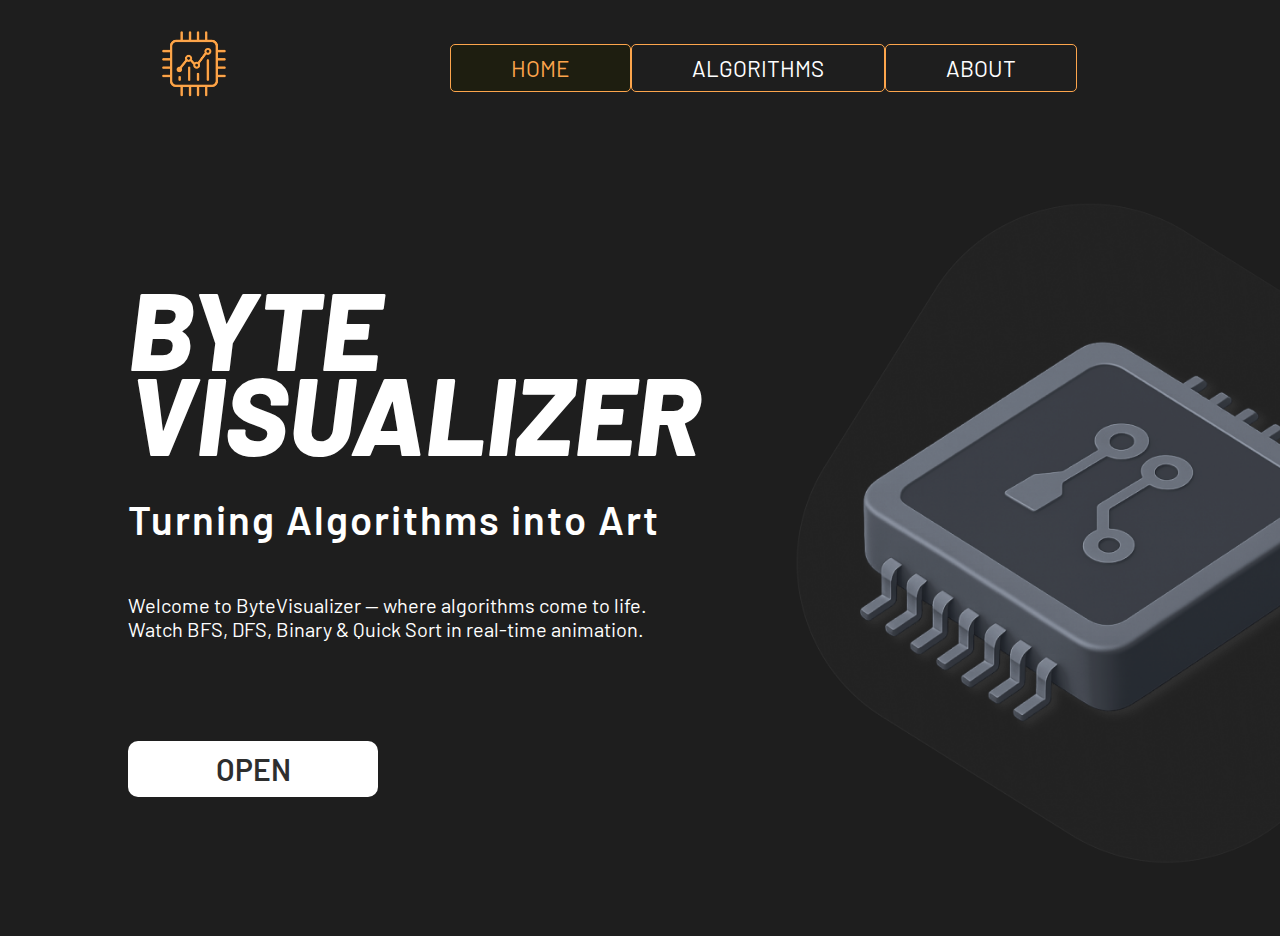
<file: index.html>
<!DOCTYPE html>
<html lang="en">

<head>
    <meta charset="UTF-8">
    <meta name="viewport" content="width=device-width, initial-scale=1.0">
    <title>HOME | Byte-Visualizer</title>
    <link rel="stylesheet" href="./lib/css/main.css">
</head>

<body>

    <header class="make-center">
        <div class="icon-section">
            <img src="./assets/logo.png" alt="">
        </div>
        <ul>
            <li> <a href="#" class="active">HOME</a></li>
            <li> <a href="algorithm.html">ALGORITHMS</a></li>
            <li> <a href="about-us.html">ABOUT</a></li>
        </ul>
    </header>
    <main class="make-center">
        <section class="information-text">
            <h1> 
                BYTE <br>
                VISUALIZER
            </h1>
            <h2>Turning Algorithms into Art </h2>
            <p>
                Welcome to ByteVisualizer — where algorithms come to life. <br> Watch BFS, DFS, Binary & Quick Sort in
                real-time animation.
            </p>
            <a href="algorithm.html">Open</a>
        </section>
        <section class="graphics">
            <img src="./assets/illustration.png" alt="">
        </section>
    </main>
</body>

</html>
</file>
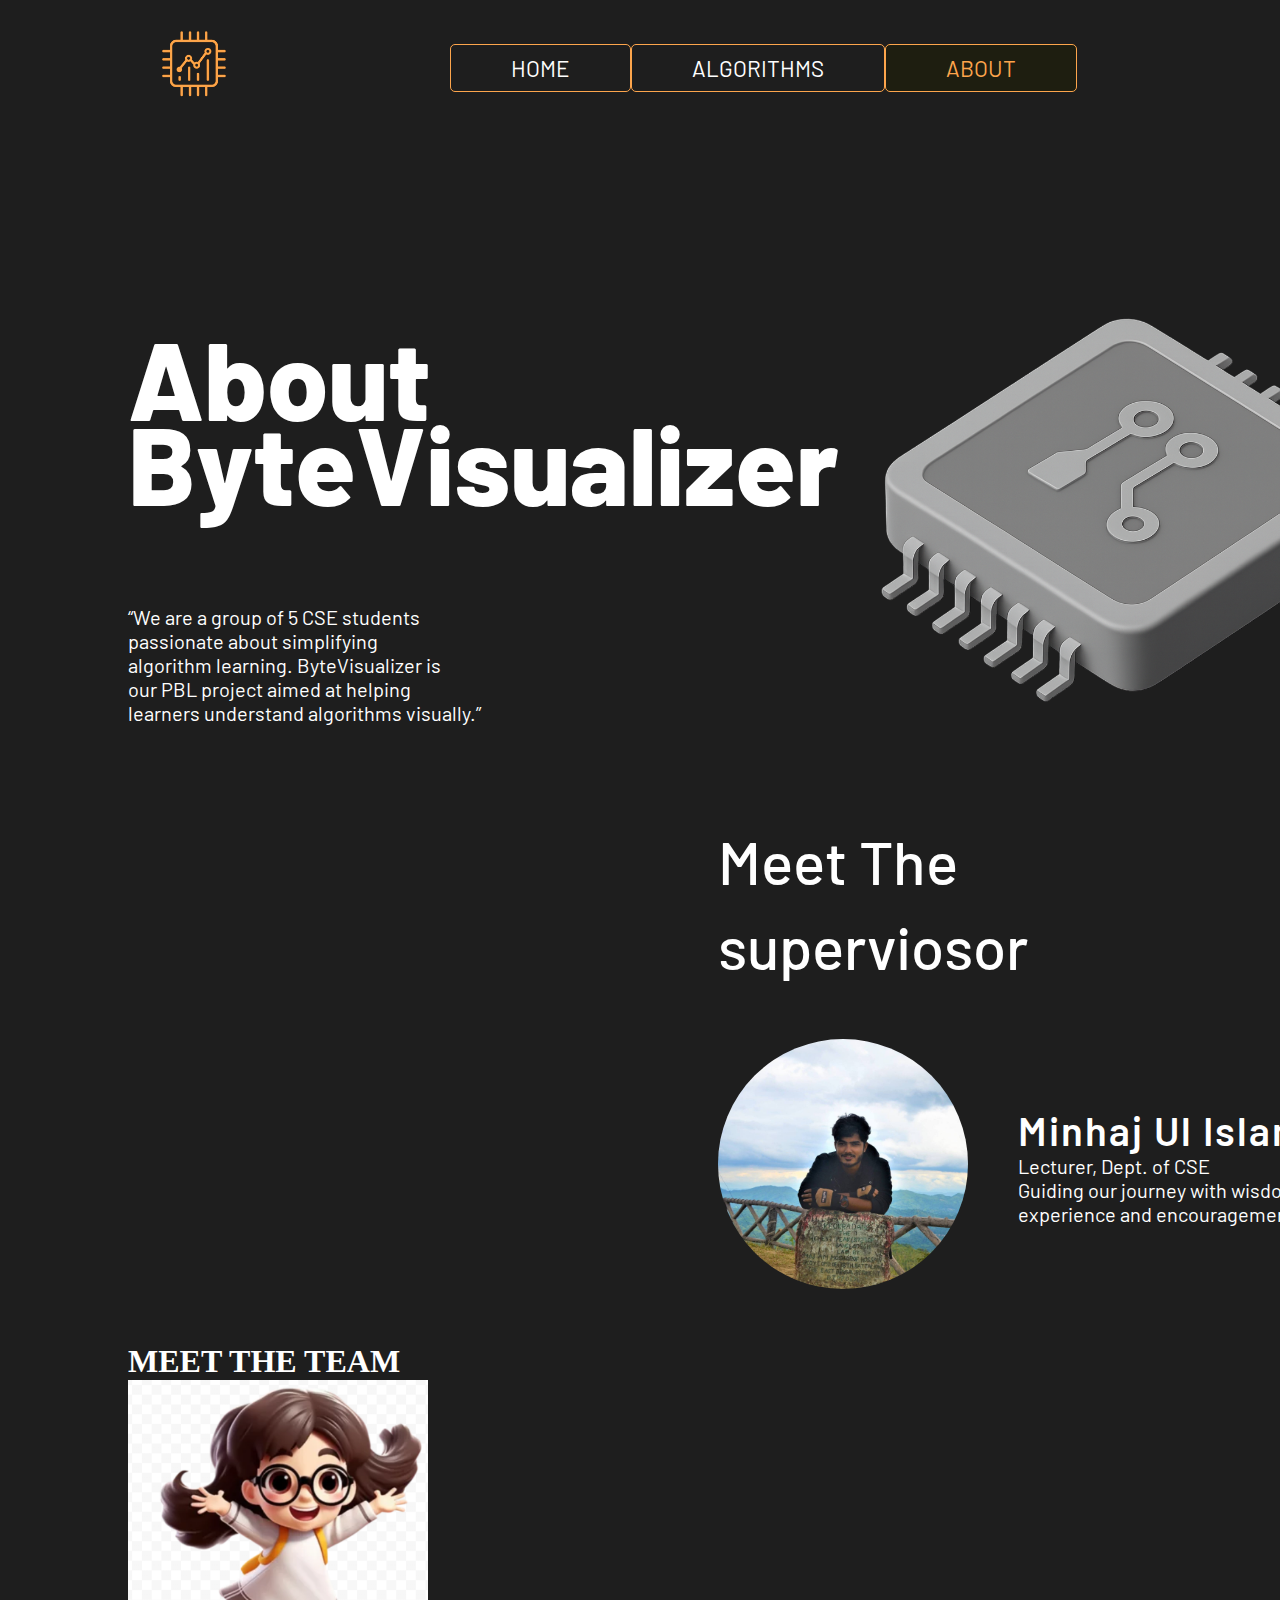
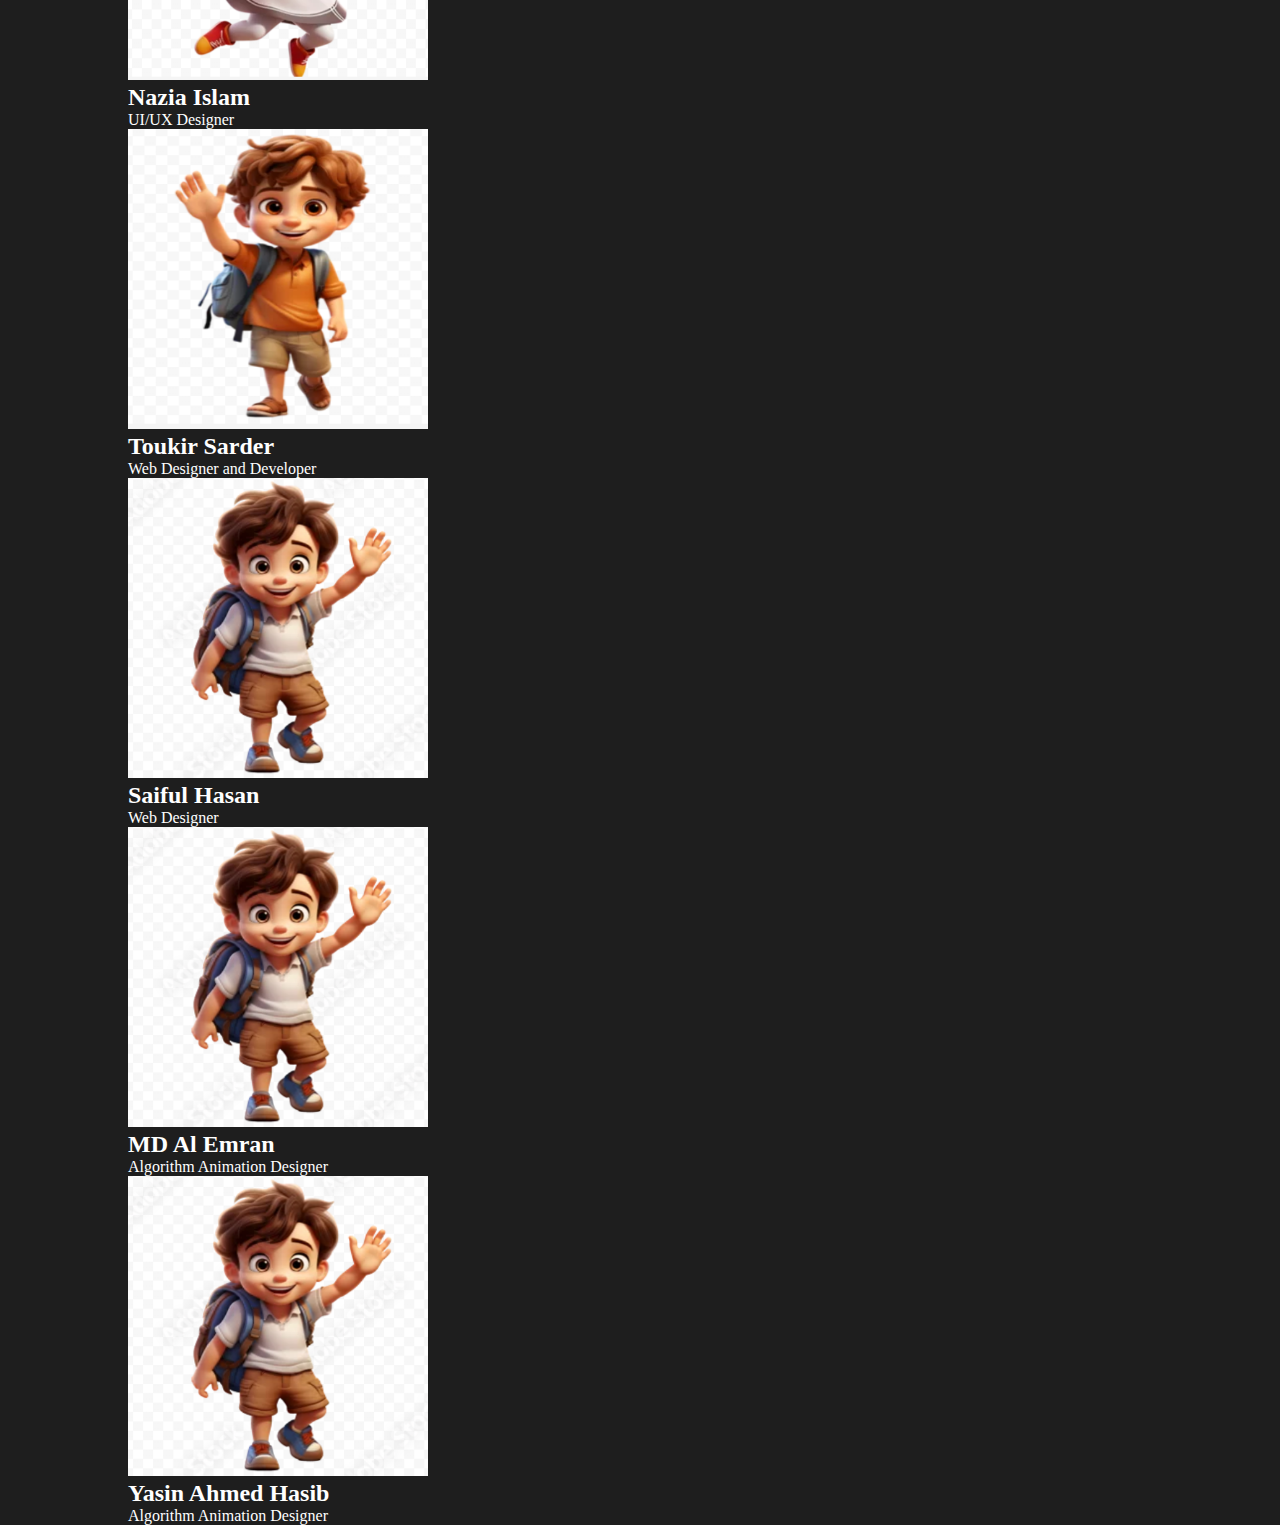
<file: about-us.html>
<!DOCTYPE html>
<html lang="en">

<head>
    <meta charset="UTF-8">
    <meta name="viewport" content="width=device-width, initial-scale=1.0">
    <title>HOME | Byte-Visualizer</title>
    <link rel="stylesheet" href="./lib/css/main.css">
    <link rel="stylesheet" href="./lib/css/team.css">
</head>

<body>
    <header class="make-center">
        <div class="icon-section">
            <img src="./assets/logo.png" alt="">
        </div>
        <ul>
            <li> <a href="index.html" >HOME</a></li>
            <li> <a href="algorithm.html" >ALGORITHMS</a></li>
            <li> <a href="#" class="active">ABOUT</a></li>
        </ul>
    </header>

   <main class="make-center about-us">
        <section class="byte-infomation-text">
            <div class="about-byte information-text">
                <h1>
                    About <br>
                    ByteVisualizer
                </h1>
                <p>
                    “We are a group of 5 CSE students<br>
                    passionate about simplifying<br>
                    algorithm learning. ByteVisualizer is <br>
                    our PBL project aimed at helping <br>
                    learners understand algorithms visually.”
                </p>
            </div>
            <div class="byte-icon">
                <img src="assets/bg-icon.png" alt="">
            </div>
        </section>
        
        <section class="supervisor information-text">
            <div class="supervisor-title">
                <h1>Meet The superviosor</h1>
            <div>
            <div class="supervisor-details">
                <div class="supervisor-img">
                    <img src="assets/supervisor.jpg" alt="">
                </div>
                <div class="supervisor-text">
                    <h2>Minhaj Ul Islam</h2>
                    <p>Lecturer,  Dept. of CSE<br>
                        Guiding our journey with wisdom,<br> 
                        experience and encouragement.</p>
                </div>
            </div>

        </section>

        <section class="team-information">
            <h1 class="title-text text-center">MEET THE TEAM</h1>
            <section class="team-container">
                <div class="team-grid grid-3">
                    <div>
                        <img src="./assets/female-cartoon.png" width="300" height="300" alt="Nazia Islam" />
                        <h2>Nazia Islam</h2>
                        <p>UI/UX Designer</p>
                    </div>
                    <div>
                        <img src="./assets/male-1.png" width="300" height="300" alt="Toukir Sarder" />
                        <h2>Toukir Sarder</h2>
                        <p>Web Designer and Developer</p>
                    </div>
                    <div>
                        <img src="./assets/male-2.png" alt="Saiful Hasan" width="300" height="300"
                         />
    
                        <h2>Saiful Hasan</h2>
                        <p>Web Designer</p>
                    </div>
                </div>
                <div class="team-grid grid-2">
                    <div>
                        <img src="./assets/male-2.png" width="300" height="300" alt="Al Emran" />
                        <h2>MD Al Emran</h2>
                        <p>Algorithm Animation Designer</p>
                    </div>
                    <div>
                        <img src="./assets/male-2.png" width="300" height="300" alt="Yasin Ahmed Hasib" />
                        <h2>Yasin Ahmed Hasib</h2>
                        <p>Algorithm Animation Designer</p>
                    </div>
                </div>
            </section>
        </section>

   </main>
</html>
</file>
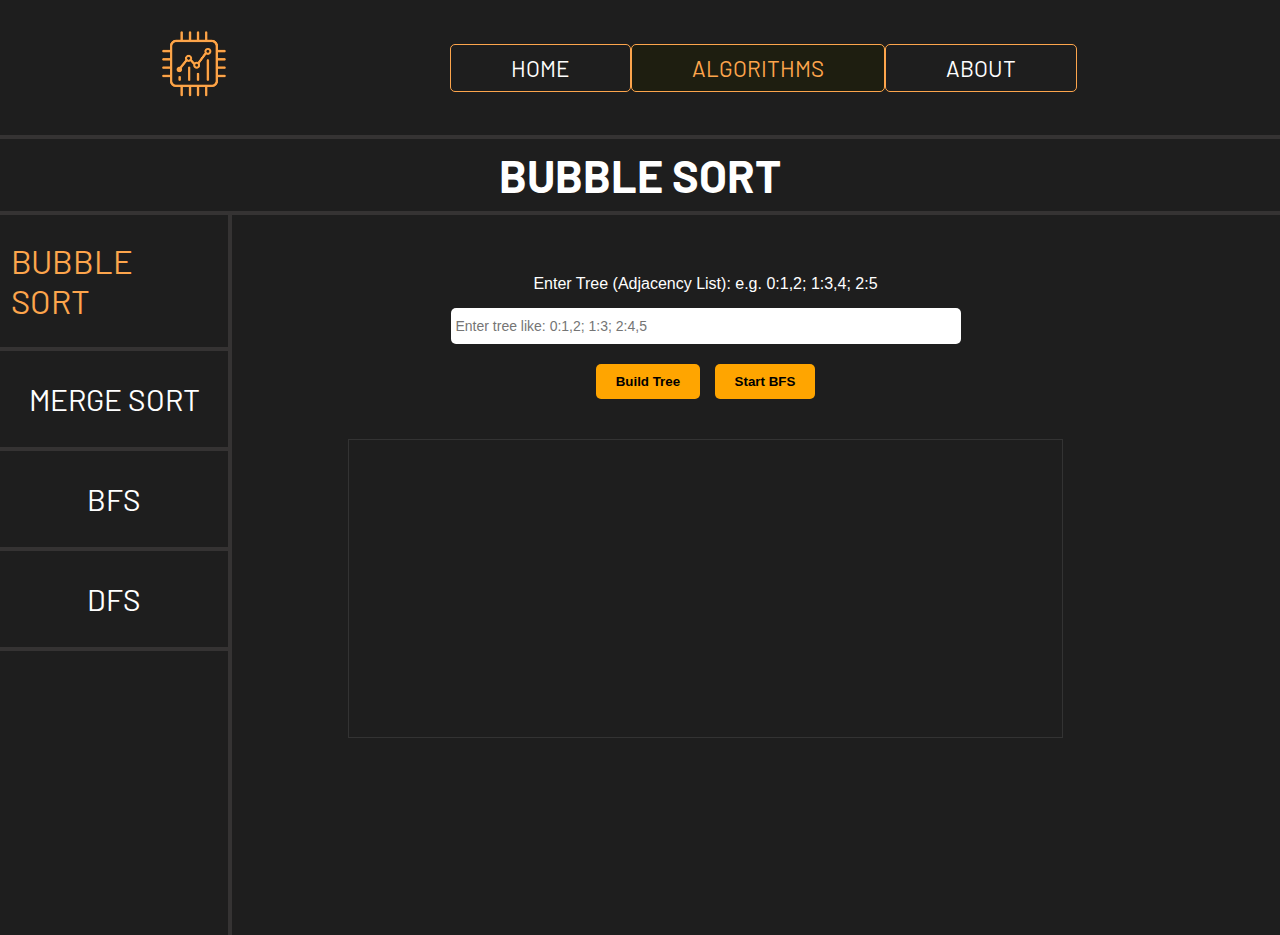
<file: algorithm.html>
<!DOCTYPE html>
<html lang="en">

<head>
    <meta charset="UTF-8">
    <meta name="viewport" content="width=device-width, initial-scale=1.0">
    <title>HOME | Byte-Visualizer</title>
    <link rel="stylesheet" href="lib/css/main.css">
    <link rel="stylesheet" href="./lib/css/algo.css">
</head>

<body>

    <header class="make-center">
        <div class="icon-section">
            <img src="./assets/logo.png" alt="">
        </div>
        <ul>
            <li> <a href="index.html">HOME</a></li>
            <li> <a href="#" class="active">ALGORITHMS</a></li>
            <li> <a href="about-us.html">ABOUT</a></li>
        </ul>
    </header>

    <main class="make-center algo-main">
        <section class="algo-name">
            <h1>BUBBLE SORT</h1>
        </section>

        <section class="algo-section">
            <div class="left-div">
                <ul>
                    <li><a href="#" class="activated" onclick="loadAlgorithm('bubble-sort.html', this)">BUBBLE SORT</a></li>
                    <li><a href="#" onclick="loadAlgorithm('merge-sort.html', this)">MERGE SORT</a></li>
                    <li><a href="#" onclick="loadAlgorithm('bfs.html', this)">BFS</a></li>
                    <li><a href="#" onclick="loadAlgorithm('dfs.html', this)">DFS</a></li>
                </ul>
            </div>

            <div class="algorithm-section">
                <iframe id="algoFrame" src="./algorithms/bfs.html" scrolling="no" frameborder="0"></iframe>
            </div>
        </section>
    </main>

    <script>
        function loadAlgorithm(algoName, clicked) {
            const iframe = document.getElementById('algoFrame');
            iframe.src = `./algorithms/${algoName}`;
            document.querySelector('.algo-name h1').textContent = algoName.replace('.html', '').toUpperCase();
            // For the Active Class: 
            const links = document.querySelectorAll('.left-div a');
            links.forEach(link => {
                link.classList.remove('activated');
            });
            clicked.classList.add('activated');            
        }
    </script>
</body>
</html>
</file>
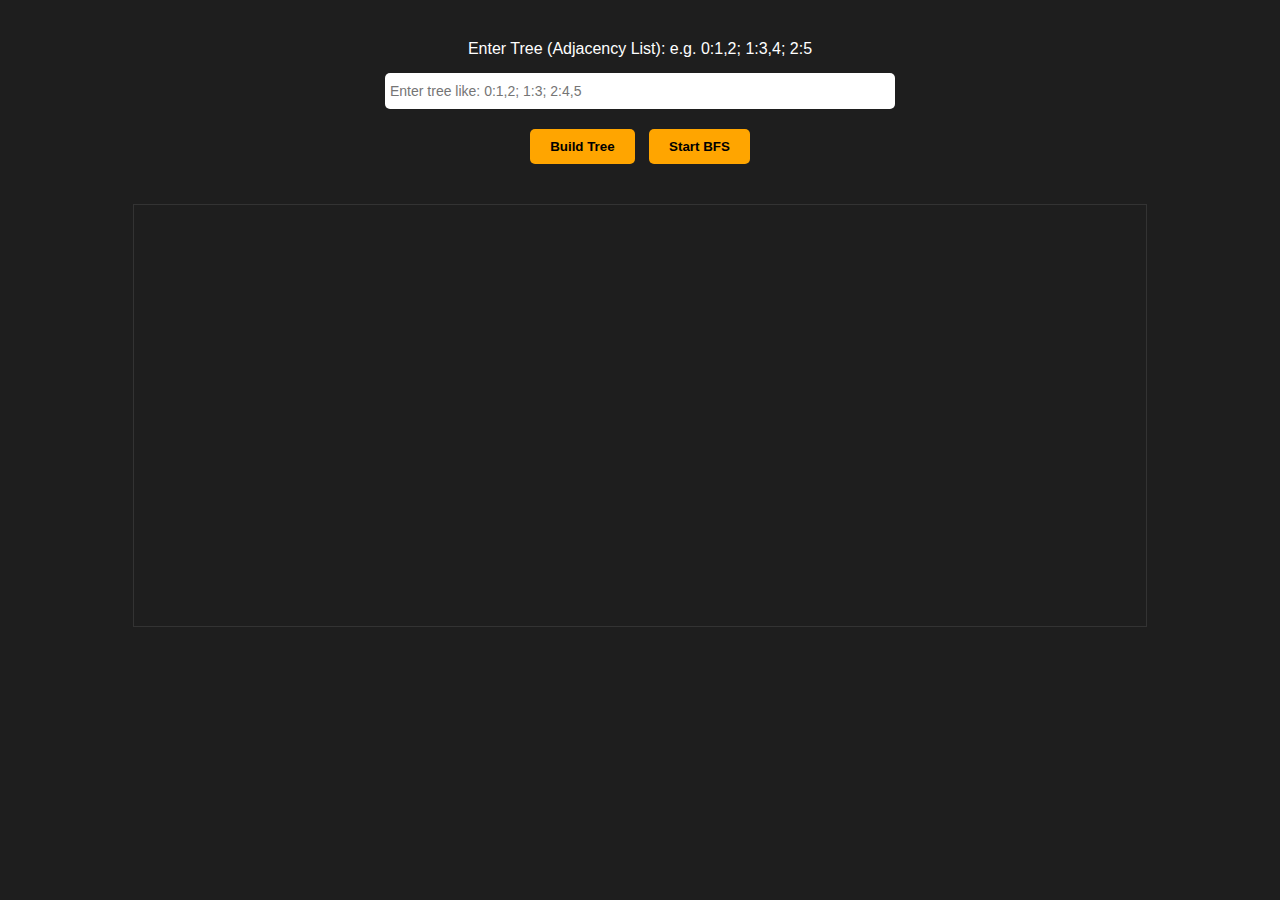
<file: algorithms/bfs.html>
<!DOCTYPE html>
<html lang="en">
<head>
  <meta charset="UTF-8">
  <title>BFS Tree Animation</title>
  <link rel="stylesheet" href="../lib/css/bfs.css">
</head>
<body>

<div class="controls">
  <label>Enter Tree (Adjacency List): e.g. 0:1,2; 1:3,4; 2:5</label>
  <input type="text" id="inputTree" placeholder="Enter tree like: 0:1,2; 1:3; 2:4,5"> </input> <br>
  <div class="button-group">
    <button onclick="buildTree()">Build Tree</button>
    <button onclick="startBFS()">Start BFS</button>
  </div>
</div>

<canvas id="treeCanvas" width="1200" height="500"></canvas>

<script>
const canvas = document.getElementById('treeCanvas');

const ctx = canvas.getContext('2d');

let nodes = [];
let nodeMap = new Map();
let visited = new Set();
let bfsOrder = [];
let queue = [];

function parseInputTree() {
  const input = document.getElementById('inputTree').value;
  const entries = input.split(';').map(e => e.trim()).filter(Boolean);
  const map = new Map();
  const allNodes = new Set();

  entries.forEach(entry => {
    const [parent, childrenStr] = entry.split(':');
    const parentId = parseInt(parent.trim());
    allNodes.add(parentId);
    const children = childrenStr ? childrenStr.split(',').map(n => parseInt(n.trim())) : [];
    children.forEach(c => allNodes.add(c));
    map.set(parentId, children);
  });

  return { map, allNodes: Array.from(allNodes).sort((a, b) => a - b) };
}

function generateNodePositions(treeMap, allNodes) {
  const spacingX = 120;
  const spacingY = 100;
  const rootId = 0;

  const positions = new Map();
  const levels = new Map();
  let maxLevel = 0;

  const layout = (nodeId, level, posX) => {
    positions.set(nodeId, { x: posX, y: 60 + level * spacingY });
    levels.set(nodeId, level);
    const children = treeMap.get(nodeId) || [];
    const startX = posX - (children.length - 1) * spacingX / 2;
    children.forEach((child, i) => layout(child, level + 1, startX + i * spacingX));
    maxLevel = Math.max(maxLevel, level);
  };

  layout(rootId, 0, canvas.width / 2);

  return allNodes.map(id => ({
    id,
    x: positions.get(id).x,
    y: positions.get(id).y,
    children: treeMap.get(id) || []
  }));
}

function drawTree(highlight = -1) {
  ctx.clearRect(0, 0, canvas.width, canvas.height);

  // Draw edges
  for (let node of nodes) {
    for (let child of node.children) {
      const childNode = nodeMap.get(child);
      ctx.strokeStyle = '#555';
      ctx.beginPath();
      ctx.moveTo(node.x, node.y);
      ctx.lineTo(childNode.x, childNode.y);
      ctx.stroke();
    }
  }

  // Draw nodes
  for (let node of nodes) {
    ctx.beginPath();
    ctx.arc(node.x, node.y, 25, 0, 2 * Math.PI);
    if (bfsOrder.includes(node.id)) {
      ctx.fillStyle = "#4CAF50"; // visited
    } else {
      ctx.fillStyle = "#999";
    }
    if (node.id === highlight) {
      ctx.fillStyle = "#2196F3"; // processing
    }
    ctx.fill();
    ctx.strokeStyle = "white";
    ctx.stroke();

    ctx.fillStyle = "white";
    ctx.font = "16px Arial";
    ctx.textAlign = "center";
    ctx.textBaseline = "middle";
    ctx.fillText(node.id, node.x, node.y);
  }
}

async function startBFS() {
  visited.clear();
  bfsOrder = [];
  queue = [0];
  await bfsStep();
}

async function bfsStep() {
  if (queue.length === 0) {
    drawTree();
    return;
  }

  const current = queue.shift();
  if (!visited.has(current)) {
    visited.add(current);
    bfsOrder.push(current);
    drawTree(current);
    await new Promise(res => setTimeout(res, 800));

    const children = nodeMap.get(current)?.children || [];
    for (let child of children) {
      if (!visited.has(child)) {
        queue.push(child);
      }
    }
  }

  await bfsStep();
}

function buildTree() {
  const { map, allNodes } = parseInputTree();
  nodes = generateNodePositions(map, allNodes);
  nodeMap = new Map(nodes.map(n => [n.id, n]));
  drawTree();
}
</script>

</body>
</html>
</file>
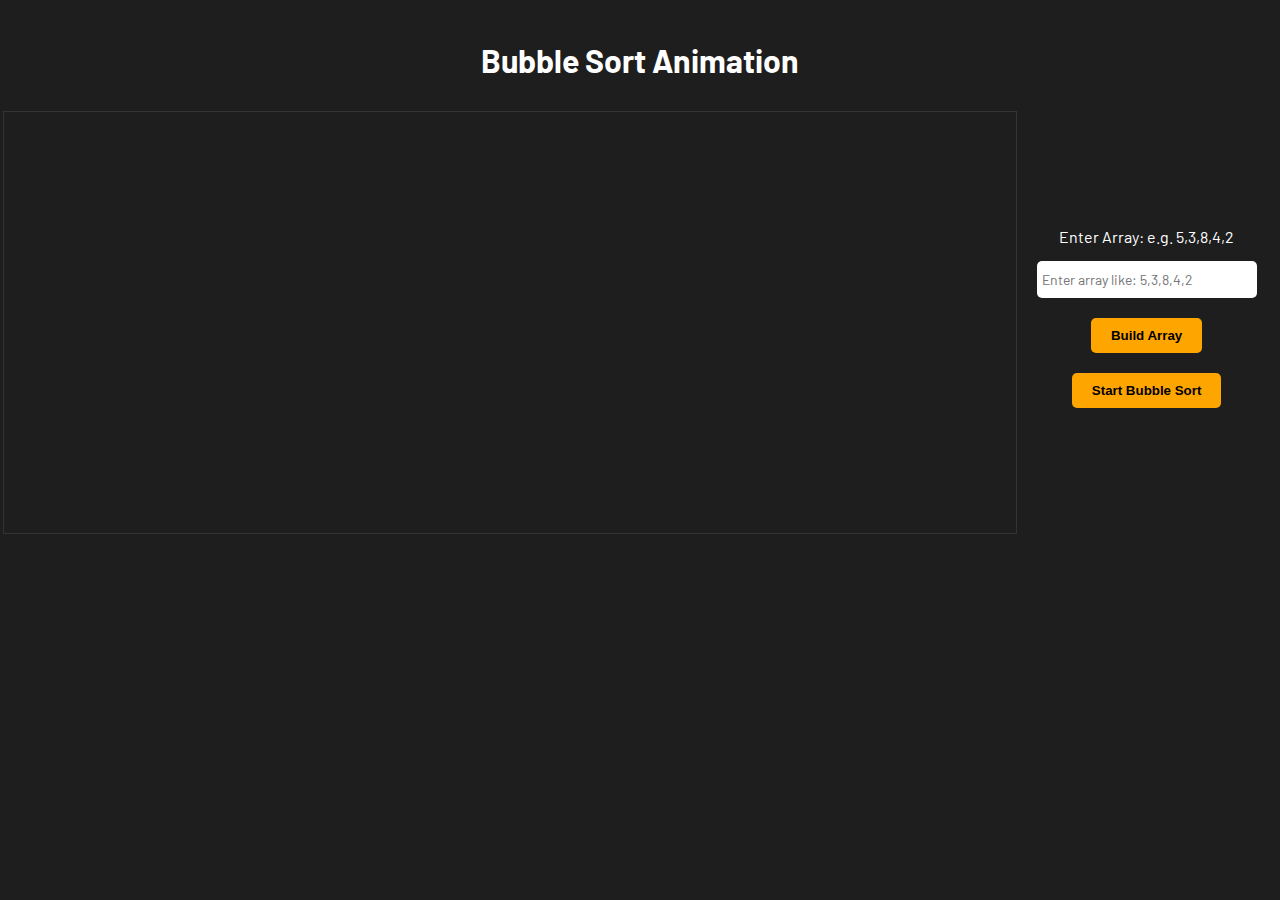
<file: algorithms/bubble-sort.html>
<!DOCTYPE html>
<html lang="en">

<head>
  <meta charset="UTF-8">
  <title>Bubble Sort Animation</title>
  <link rel="stylesheet" href="../lib/css/bubble-sort.css">
</head>

<body>

  <div class="algorithm-container">
    <h1>Bubble Sort Animation</h1>
    <div class="algorithm-flex">
      <canvas id="sortCanvas" width="1200" height="500"></canvas>
      <div class="controls">
        <label>Enter Array: e.g. 5,3,8,4,2</label>
        <input type="text" id="inputArray" placeholder="Enter array like: 5,3,8,4,2"> </input> <br>
        <div class="button-group">
          <button onclick="buildArray()">Build Array</button>
          <button onclick="startBubbleSort()">Start Bubble Sort</button>
        </div>
      </div>
    </div>
  </div>

  <script>
    const canvas = document.getElementById('sortCanvas');
    const ctx = canvas.getContext('2d');

    let array = [];
    let sortedOrder = [];

    function parseInputArray() {
      const input = document.getElementById('inputArray').value;
      return input.split(',').map(num => parseInt(num.trim())).filter(num => !isNaN(num));
    }

    function drawArray() {
      ctx.clearRect(0, 0, canvas.width, canvas.height);
      const barWidth = 40;
      const spacing = (canvas.width - (barWidth * array.length)) / (array.length + 1);

      for (let i = 0; i < array.length; i++) {
        ctx.fillStyle = sortedOrder.includes(i) ? "#4CAF50" : "#999";
        ctx.fillRect(spacing * (i + 1) + barWidth * i, canvas.height - array[i] * 10, barWidth, array[i] * 10);
        ctx.fillStyle = "#FFF"; // Set text color to white
        ctx.font = "16px Arial";
        ctx.textAlign = "center";
        ctx.textBaseline = "middle";
        ctx.fillText(array[i], spacing * (i + 1) + barWidth * i + barWidth / 2, canvas.height - array[i] * 10 - 5);
      }
    }

    async function startBubbleSort() {
      sortedOrder = [];
      for (let i = 0; i < array.length - 1; i++) {
        for (let j = 0; j < array.length - 1 - i; j++) {
          if (array[j] > array[j + 1]) {
            // Swap
            [array[j], array[j + 1]] = [array[j + 1], array[j]];
          }
          drawArray();
          await new Promise(res => setTimeout(res, 500)); // Delay for visualization
        }
        sortedOrder.push(array.length - 1 - i);
      }
      drawArray(); // Final draw to show sorted array
    }

    function buildArray() {
      array = parseInputArray();
      drawArray();
    }
  </script>

</body>

</html>
</file>
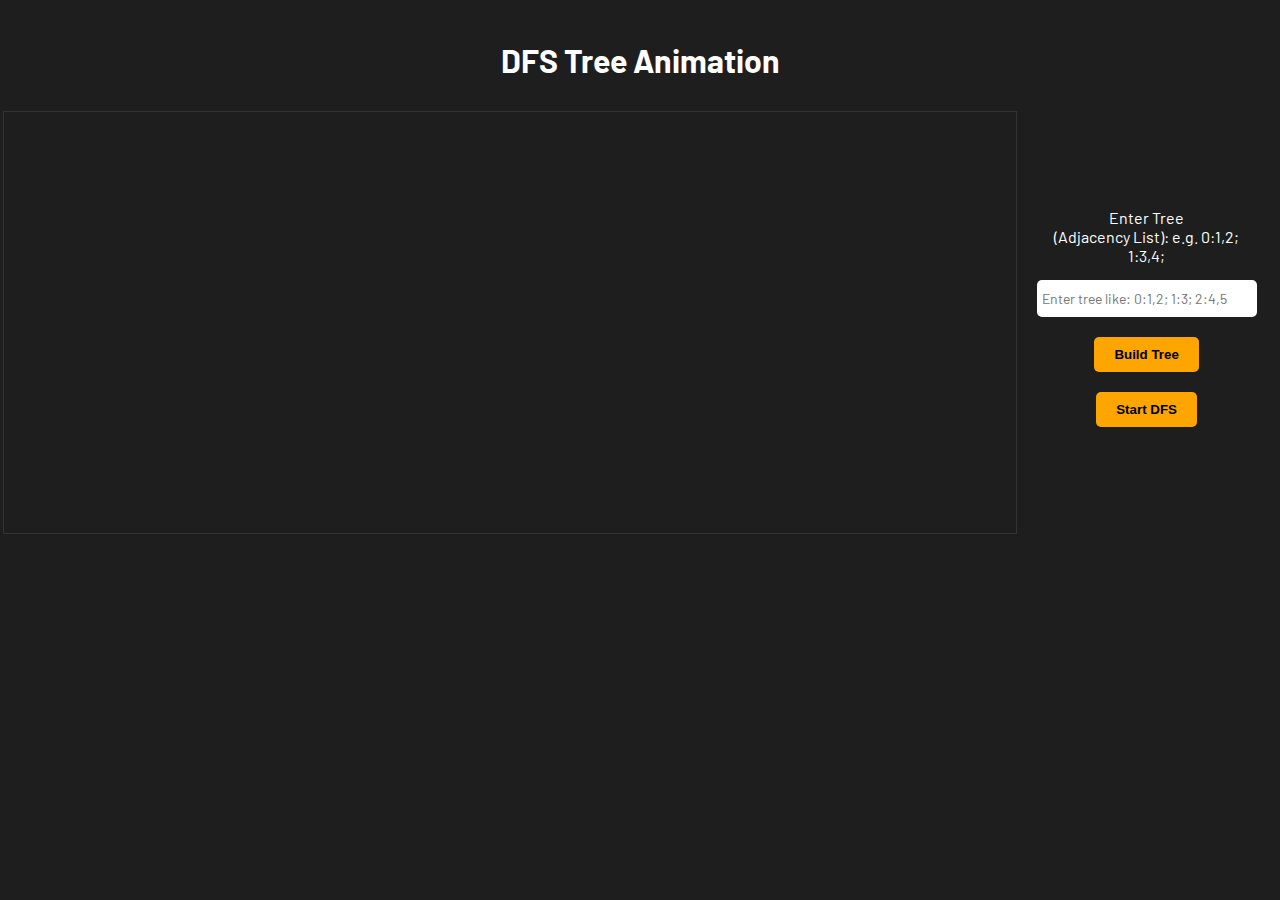
<file: algorithms/dfs.html>
<!DOCTYPE html>
<html lang="en">

<head>
  <meta charset="UTF-8">
  <title>DFS Tree Animation</title>
  <link rel="stylesheet" href="../lib/css/dfs.css">
</head>

<body>

  <div class="algorithm-container">
    <h1>DFS Tree Animation</h1>
    <div class="algorithm-flex">
      <canvas id="treeCanvas" width="1200" height="500"></canvas>
      <div class="controls">
        <label>Enter Tree <br> (Adjacency List): e.g. 0:1,2; 1:3,4;</label>
        <input type="text" id="inputTree" placeholder="Enter tree like: 0:1,2; 1:3; 2:4,5"> </input> <br>
        <div class="button-group">
          <button onclick="buildTree()">Build Tree</button>
          <button onclick="startDFS()">Start DFS</button>
        </div>
      </div>
    </div>

  </div>

  <script>
    const canvas = document.getElementById('treeCanvas');
    const ctx = canvas.getContext('2d');

    let nodes = [];
    let nodeMap = new Map();
    let visited = new Set();
    let dfsOrder = [];
    let stack = [];

    function parseInputTree() {
      const input = document.getElementById('inputTree').value;
      const entries = input.split(';').map(e => e.trim()).filter(Boolean);
      const map = new Map();
      const allNodes = new Set();

      entries.forEach(entry => {
        const [parent, childrenStr] = entry.split(':');
        const parentId = parseInt(parent.trim());
        allNodes.add(parentId);
        const children = childrenStr ? childrenStr.split(',').map(n => parseInt(n.trim())) : [];
        children.forEach(c => allNodes.add(c));
        map.set(parentId, children);
      });

      return { map, allNodes: Array.from(allNodes).sort((a, b) => a - b) };
    }

    function generateNodePositions(treeMap, allNodes) {
      const spacingX = 120;
      const spacingY = 100;
      const rootId = 0;

      const positions = new Map();
      const levels = new Map();
      let maxLevel = 0;

      const layout = (nodeId, level, posX) => {
        positions.set(nodeId, { x: posX, y: 60 + level * spacingY });
        levels.set(nodeId, level);
        const children = treeMap.get(nodeId) || [];
        const startX = posX - (children.length - 1) * spacingX / 2;
        children.forEach((child, i) => layout(child, level + 1, startX + i * spacingX));
        maxLevel = Math.max(maxLevel, level);
      };

      layout(rootId, 0, canvas.width / 2);

      return allNodes.map(id => ({
        id,
        x: positions.get(id).x,
        y: positions.get(id).y,
        children: treeMap.get(id) || []
      }));
    }

    function drawTree(highlight = -1) {
      ctx.clearRect(0, 0, canvas.width, canvas.height);

      // Draw edges
      for (let node of nodes) {
        for (let child of node.children) {
          const childNode = nodeMap.get(child);
          ctx.strokeStyle = '#555';
          ctx.beginPath();
          ctx.moveTo(node.x, node.y);
          ctx.lineTo(childNode.x, childNode.y);
          ctx.stroke();
        }
      }

      // Draw nodes
      for (let node of nodes) {
        ctx.beginPath();
        ctx.arc(node.x, node.y, 25, 0, 2 * Math.PI);
        if (dfsOrder.includes(node.id)) {
          ctx.fillStyle = "#4CAF50"; // visited
        } else {
          ctx.fillStyle = "#999";
        }
        if (node.id === highlight) {
          ctx.fillStyle = "#2196F3"; // processing
        }
        ctx.fill();
        ctx.strokeStyle = "white";
        ctx.stroke();

        ctx.fillStyle = "white";
        ctx.font = "16px Arial";
        ctx.textAlign = "center";
        ctx.textBaseline = "middle";
        ctx.fillText(node.id, node.x, node.y);
      }
    }

    async function startDFS() {
      visited.clear();
      dfsOrder = [];
      stack = [0];
      await dfsStep();
    }

    async function dfsStep() {
      if (stack.length === 0) {
        drawTree();
        return;
      }

      const current = stack.pop();
      if (!visited.has(current)) {
        visited.add(current);
        dfsOrder.push(current);
        drawTree(current);
        await new Promise(res => setTimeout(res, 800));

        const children = nodeMap.get(current)?.children || [];
        for (let child of children) {
          if (!visited.has(child)) {
            stack.push(child);
          }
        }
      }

      await dfsStep();
    }

    function buildTree() {
      const { map, allNodes } = parseInputTree();
      nodes = generateNodePositions(map, allNodes);
      nodeMap = new Map(nodes.map(n => [n.id, n]));
      drawTree();
    }
  </script>

</body>

</html>
</file>
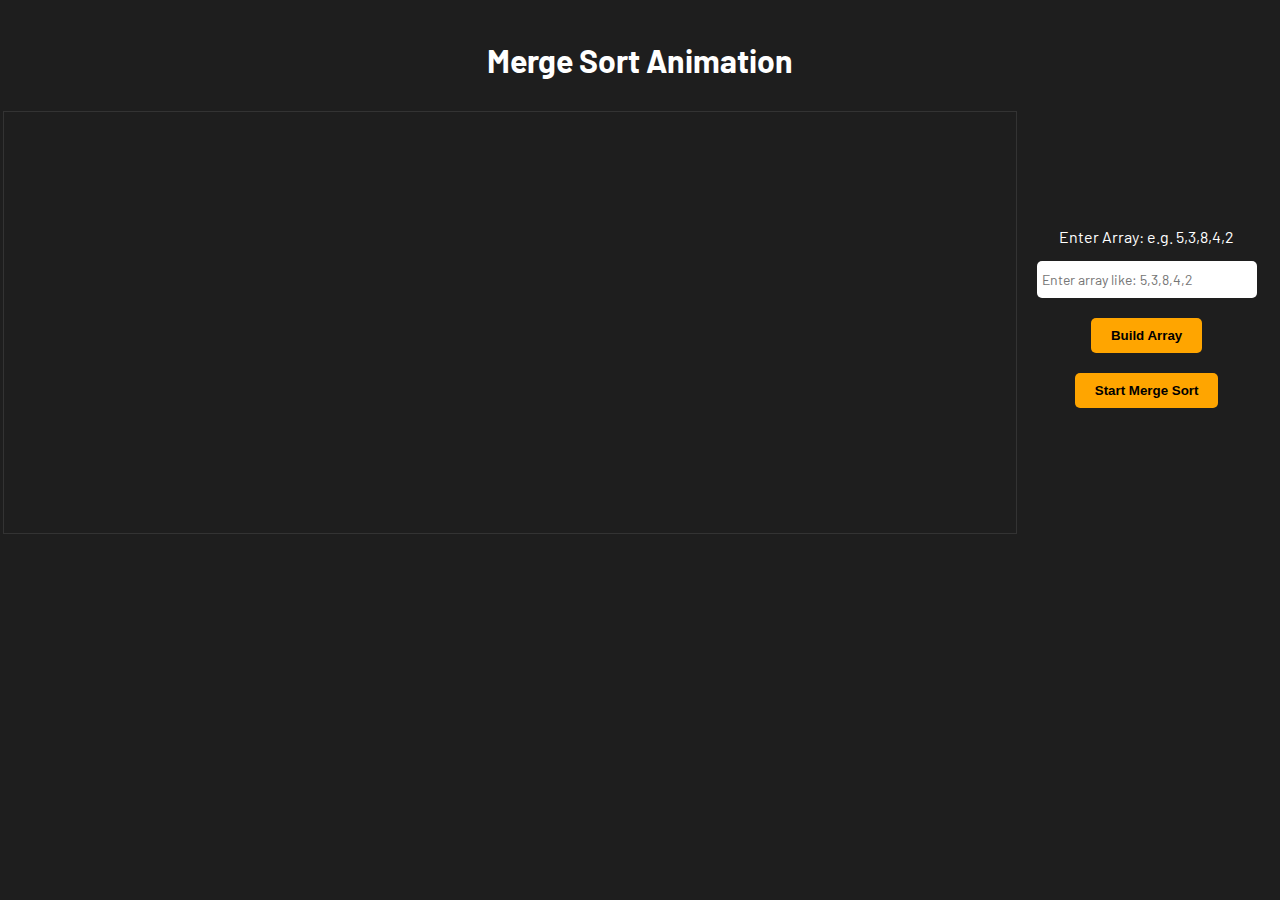
<file: algorithms/merge-sort.html>
<!DOCTYPE html>
<html lang="en">

<head>
  <meta charset="UTF-8">
  <title>Merge Sort Animation</title>
  <link rel="stylesheet" href="../lib/css/merge-sort.css">
</head>

<body>

  <div class="algorithm-container">
    <h1>Merge Sort Animation</h1>
    <div class="algorithm-flex">
      <canvas id="sortCanvas" width="1200" height="500"></canvas>
      <div class="controls">
        <label>Enter Array: e.g. 5,3,8,4,2</label>
        <input type="text" id="inputArray" placeholder="Enter array like: 5,3,8,4,2"> </input> <br>
        <div class="button-group">
          <button onclick="buildArray()">Build Array</button>
          <button onclick="startMergeSort()">Start Merge Sort</button>
        </div>
      </div>
    </div>
  </div>

  <script>
    const canvas = document.getElementById('sortCanvas');
    const ctx = canvas.getContext('2d');

    let array = [];
    let sortedOrder = [];

    function parseInputArray() {
      const input = document.getElementById('inputArray').value;
      return input.split(',').map(num => parseInt(num.trim())).filter(num => !isNaN(num));
    }

    function drawArray() {
      ctx.clearRect(0, 0, canvas.width, canvas.height);
      const barWidth = 40;
      const spacing = (canvas.width - (barWidth * array.length)) / (array.length + 1);

      for (let i = 0; i < array.length; i++) {
        ctx.fillStyle = sortedOrder.includes(i) ? "#4CAF50" : "#999";
        ctx.fillRect(spacing * (i + 1) + barWidth * i, canvas.height - array[i] * 10, barWidth, array[i] * 10);
        ctx.fillStyle = "#FFF"; // Set text color to white
        ctx.font = "16px Arial";
        ctx.textAlign = "center";
        ctx.textBaseline = "middle";
        ctx.fillText(array[i], spacing * (i + 1) + barWidth * i + barWidth / 2, canvas.height - array[i] * 10 - 5);
      }
    }

    async function mergeSort(arr, left, right) {
      if (left < right) {
        const mid = Math.floor((left + right) / 2);
        await mergeSort(arr, left, mid);
        await mergeSort(arr, mid + 1, right);
        await merge(arr, left, mid, right);
      }
    }

    async function merge(arr, left, mid, right) {
      const leftArray = arr.slice(left, mid + 1);
      const rightArray = arr.slice(mid + 1, right + 1);
      let i = 0, j = 0, k = left;

      while (i < leftArray.length && j < rightArray.length) {
        if (leftArray[i] <= rightArray[j]) {
          arr[k] = leftArray[i];
          i++;
        } else {
          arr[k] = rightArray[j];
          j++;
        }
        drawArray();
        await new Promise(res => setTimeout(res, 500)); // Delay for visualization
        k++;
      }

      while (i < leftArray.length) {
        arr[k] = leftArray[i];
        i++;
        k++;
        drawArray();
        await new Promise(res => setTimeout(res, 500)); // Delay for visualization
      }

      while (j < rightArray.length) {
        arr[k] = rightArray[j];
        j++;
        k++;
        drawArray();
        await new Promise(res => setTimeout(res, 500)); // Delay for visualization
      }

      sortedOrder.push(...Array.from({ length: right - left + 1 }, (_, index) => left + index));
    }

    async function startMergeSort() {
      sortedOrder = [];
      await mergeSort(array, 0, array.length - 1);
      drawArray(); // Final draw to show sorted array
    }

    function buildArray() {
      array = parseInputArray();
      drawArray();
    }
  </script>

</body>

</html>
</file>
<file: lib/css/main.css>
@import url('https://fonts.googleapis.com/css2?family=Barlow:ital,wght@0,100;0,200;0,300;0,400;0,500;0,600;0,700;0,800;0,900;1,100;1,200;1,300;1,400;1,500;1,600;1,700;1,800;1,900&display=swap');

* {
    margin: 0;
    padding: 0;
    box-sizing: border-box;
}

body{
    background: #1E1E1E;
    color: #fff;

}

/* Utilities */

.make-center{
    width: 80%;
    margin: 0px auto;
}

/*  */

header{
    font-family: "Barlow", sans-serif;
    display: flex;
    flex-direction: row;
    align-items: center;
}

.icon-section img {
    width: 132px;
    height: 132px;
}

header ul {
    display: flex;
    width: 50%;
    justify-content: space-around;
    list-style: none;
    margin-right: 50px;
    font-size: 1.4rem;
    margin: 0px auto; 
}

header ul li a{
    text-decoration: none;
    color: #fff;
    /* background: #2f2; */
    padding: 10px 60px;
    border: 0.5px solid #FDA54C;
    border-radius: 5px;
}

header ul li a:hover{
    background: #1E1E10;
    color: #FDA54C;
}

.active {
    background: #1E1E10;
    color: #FDA54C !important;
}

/* Header Ends Here */


/* Main section design */
main {
    display: flex;
    justify-content: space-between;
}

.information-text{
    margin-top: 150px;
    display: flex;
    flex-direction: column;
}

.information-text h1{
    font-family: "Barlow", sans-serif;
    font-weight: 800;
    font-style: italic;
    font-size: 110px;
    line-height: 85px;
}

.information-text h2{
    margin-top: 40px;
    font-family:"Barlow", sans-serif;
    font-weight: 600;
    font-size: 40px;
    letter-spacing: 2px;
}

.information-text p{
    margin-top: 50px;
    width: 600px;
    font-family: "Barlow", sans-serif;
    font-weight: 400;
    font-style: normal;
    font-size: 20px;
    text-align: justify;
}

.information-text a{
    margin-top: 100px;
    width: 250px;
    text-transform: uppercase;    
    font-size: 30px;
    font-family: "Barlow", sans-serif;
    font-weight: 600;
    font-style: normal;
    background: #fff;
    text-align: center;
    text-decoration: none;
    color: #2E2E2E;
    padding:10px 0px;
    border-radius: 10px;

}

.information-text a:hover{
    background: #FDA54C;
}

.graphics img {
    width: 800px;
}
</file>
<file: lib/css/team.css>
/* About-us css */
.about-us{
    display: flex;
    flex-direction:column;
}

/* description section div design */
.byte-infomation-text{
    display: flex;
    flex-direction:row;
    justify-content: space-between;
    width:  100%;
    height:  auto;

    margin-top: 50px;

}

.about-byte h1{
    font-style: normal;
    margin-bottom: 50px;
}

.byte-icon img{
    width: 580px;
    height:580px;
    margin-top: 50px;
}

.supervisor {
	width: 60%;
	margin: 0 0 0 auto;
	padding-left: 180px;
}


.supervisor-title{
    margin-bottom: 50px;
}

.supervisor-title h1{
    font-style: normal;
    font-size: 60px;
    font-weight: 500;
    margin-bottom: 50px
}

.supervisor-details{
    display:flex;
    flex-direction: row;
    width: 100%;
    height: auto;
    align-items: center;
}

.supervisor-img img{
    width:250px;
    height:250px;
    border-radius: 50%;
    margin-right: 50px;
}

.supervisor-img:hover{
    transform: scale(1.05);
    animation: zoom-in 1s;
}

.supervisor-text h2{
    margin: 0px;
   
}
.supervisor-text p{
    margin-top: 0px;
}

.team-information{
    display: flex;
    flex-direction: column;
    width:100%;
    height: auto;

}
</file>
<file: lib/css/algo.css>
/* algorithm-css */
.algo-main{
    display: flex;
    flex-direction: column;
    width: 100%;
    height: auto;
}

.algo-name{
    display: flex;
    height: 80px;
    width: 100%;
    border-top: 4px solid #353333;
    border-bottom: 4px solid #353333;
    align-items: center;
    justify-content: center;
}

.algo-name h1{
    font-family: "Barlow", sans-serif;
    font-weight: 500px;
    font-size: 45px;
}

/* middel item in the algoritm control panel */
.algorithm-section{
    width: 90%;
    height: 80vh;
    padding: 20px;
}

.algorithm-section iframe {
    width: 90%;
    height: 100%;
}

.algo-section{
    display: flex;
}
.left-div{
    width: 20%;
    height: 80vh;
    border-right: 4px solid #353333;
}

.left-div li{

    list-style: none;
    padding: 20px 0px;
    display: flex;
    flex-direction: row;
    justify-content: center;
    align-items: center;
    font-family: "Barlow", sans-serif;
    border-bottom: 4px solid #353333;
    
}

.left-div li a{
    text-decoration: none;
    color: #fff;
    font-size: 30px;
    padding: 10px 20px;
    font-weight: 400;

}

.left-div li a:hover{
    color: #FDA54C;
    animation: zoom-in 1s;
    transform: scale(1.1);
}

.activated{
    color: #FDA54C !important;
    transform: scale(1.1);
}

@keyframes zoom-in {
    0% {
        transform: scale(1);
    }
    100% {
        transform: scale(1.1);
    }
    
}
</file>
<file: lib/css/bfs.css>
:root{
    --bg-color: #1E1E1E;
    --text-color: #fff;
}

body {
    margin-top: 20px;
    background: var(--bg-color);
    color: var(--text-color);
    display: flex;
    flex-direction: column;
    align-items: center;
    justify-content: start;
    font-family: Arial, sans-serif;
  }

  canvas {
    width: 80%;
    margin: 10px auto;
    display: block;
    background: var(--bg-color);
    border: 1px solid #333;
  }

  .controls {
    margin: 20px;
    text-align: center;
  }

  button {
    padding: 10px 20px;
    margin: 10px 5px;
    background-color: orange;
    border: none;
    color: black;
    font-weight: bold;
    cursor: pointer;
    border-radius: 5px;
  }

  input {
    border: none;
    border-radius: 5px;
    width: 500px;
    padding: 10px 5px;
    font-size: 14px;
    resize: none;
    margin-top: 10px;
  }

  .button-group{
    margin-top: 10px;
  }


  label {
    display: block;
    margin-bottom: 5px;
  }
</file>
<file: lib/css/bubble-sort.css>
@import url('https://fonts.googleapis.com/css2?family=Barlow:ital,wght@0,100;0,200;0,300;0,400;0,500;0,600;0,700;0,800;0,900;1,100;1,200;1,300;1,400;1,500;1,600;1,700;1,800;1,900&display=swap');

:root {
    --bg-color: #1E1E1E;
    --text-color: #fff;
    --hover-color: #FDA54C;
}

body {
    margin-top: 20px;
    background: var(--bg-color);
    color: var(--text-color);
    display: flex;
    flex-direction: column;
    align-items: center;
    justify-content: start;
    font-family: Arial, sans-serif;
}

canvas {
    width: 80%;
    margin: 10px auto;
    display: block;
    background: var(--bg-color);
    border: 1px solid #333;
}

.controls {
    margin: 20px;
    text-align: center;
}

button {
    padding: 10px 20px;
    margin: 10px 5px;
    background-color: orange;
    border: none;
    color: black;
    font-weight: bold;
    cursor: pointer;
    border-radius: 5px;
}

input {
    border: none;
    border-radius: 5px;
    width: 500px;
    padding: 10px 5px;
    font-size: 14px;
    resize: none;
    margin-top: 10px;
}

.button-group {
    margin-top: 10px;
}

label {
    display: block;
    margin-bottom: 5px;
}

.algorithm-container {
    font-family: "Barlow", sans-serif;
}

.algorithm-container h1 {
    text-align: center;
}

.algorithm-flex {
    display: flex;
    justify-content: center;
    align-items: center;
    margin-top: 20px;
}

.controls input {
    width: 210px;
    height: auto;
    border: none;
    font-family: "Barlow", sans-serif;
}
</file>
<file: lib/css/dfs.css>
@import url('https://fonts.googleapis.com/css2?family=Barlow:ital,wght@0,100;0,200;0,300;0,400;0,500;0,600;0,700;0,800;0,900;1,100;1,200;1,300;1,400;1,500;1,600;1,700;1,800;1,900&display=swap');

:root {
    --bg-color: #1E1E1E;
    --text-color: #fff;
    --hover-color: #FDA54C;
}

body {
    margin-top: 20px;
    background: var(--bg-color);
    color: var(--text-color);
    display: flex;
    flex-direction: column;
    align-items: center;
    justify-content: start;
    font-family: Arial, sans-serif;
}

canvas {
    width: 80%;
    margin: 10px auto;
    display: block;
    background: var(--bg-color);
    border: 1px solid #333;
}

.controls {
    margin: 20px;
    text-align: center;
}

button {
    padding: 10px 20px;
    margin: 10px 5px;
    background-color: orange;
    border: none;
    color: black;
    font-weight: bold;
    cursor: pointer;
    border-radius: 5px;
}

input {
    border: none;
    border-radius: 5px;
    width: 500px;
    padding: 10px 5px;
    font-size: 14px;
    resize: none;
    margin-top: 10px;
}

.button-group {
    margin-top: 10px;
}

label {
    display: block;
    margin-bottom: 5px;
}

.algorithm-container {
    font-family: "Barlow", sans-serif;
}

.algorithm-container h1 {
    text-align: center;
}

.algorithm-flex {
    display: flex;
    justify-content: center;
    align-items: center;
    margin-top: 20px;
}

.controls input {
    width: 210px;
    height: auto;
    border: none;
    font-family: "Barlow", sans-serif;
}
</file>
<file: lib/css/merge-sort.css>
@import url('https://fonts.googleapis.com/css2?family=Barlow:ital,wght@0,100;0,200;0,300;0,400;0,500;0,600;0,700;0,800;0,900;1,100;1,200;1,300;1,400;1,500;1,600;1,700;1,800;1,900&display=swap');

:root {
    --bg-color: #1E1E1E;
    --text-color: #fff;
    --hover-color: #FDA54C;
}

body {
    margin-top: 20px;
    background: var(--bg-color);
    color: var(--text-color);
    display: flex;
    flex-direction: column;
    align-items: center;
    justify-content: start;
    font-family: Arial, sans-serif;
}

canvas {
    width: 80%;
    margin: 10px auto;
    display: block;
    background: var(--bg-color);
    border: 1px solid #333;
}

.controls {
    margin: 20px;
    text-align: center;
}

button {
    padding: 10px 20px;
    margin: 10px 5px;
    background-color: orange;
    border: none;
    color: black;
    font-weight: bold;
    cursor: pointer;
    border-radius: 5px;
}

input {
    border: none;
    border-radius: 5px;
    width: 500px;
    padding: 10px 5px;
    font-size: 14px;
    resize: none;
    margin-top: 10px;
}

.button-group {
    margin-top: 10px;
}

label {
    display: block;
    margin-bottom: 5px;
}

.algorithm-container {
    font-family: "Barlow", sans-serif;
}

.algorithm-container h1 {
    text-align: center;
}

.algorithm-flex {
    display: flex;
    justify-content: center;
    align-items: center;
    margin-top: 20px;
}

.controls input {
    width: 210px;
    height: auto;
    border: none;
    font-family: "Barlow", sans-serif;
}
</file>
